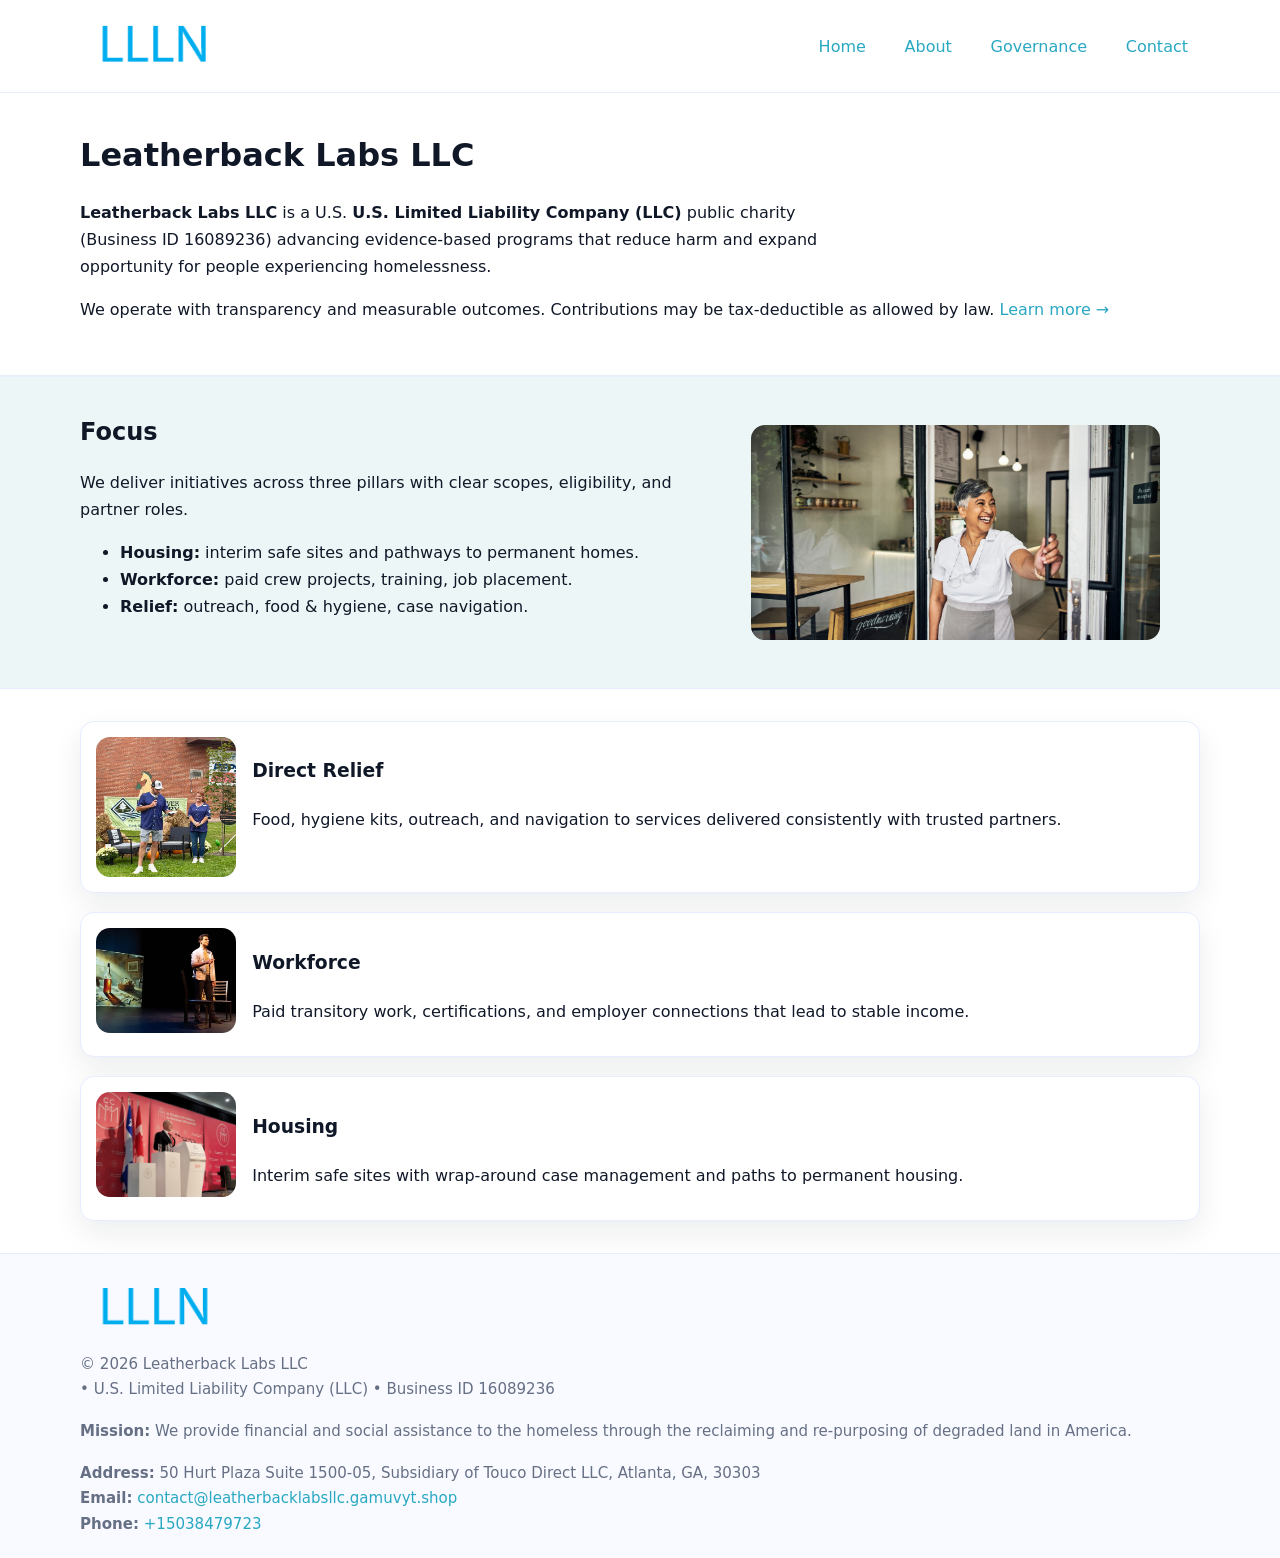
<file: index.html>
<!doctype html>
<html lang="en">
<head>
<meta charset="utf-8"/><meta name="viewport" content="width=device-width,initial-scale=1"/>
<title>Leatherback Labs LLC – Nonprofit • 2025</title>
<link rel="stylesheet" href="assets/styles.css"/><link rel="icon" href="images/logo.png">
<meta name="data-ein" content="16089236"><meta name="data-name" content="Leatherback Labs LLC">
<meta name="data-email" content="contact@leatherbacklabsllc.gamuvyt.shop"><meta name="data-phone" content="+15038479723">
<meta name="data-address" content="50 Hurt Plaza Suite 1500-05, Subsidiary of Touco Direct LLC, Atlanta, GA, 30303"><meta name="data-map" content="50+Hurt+Plaza+Suite+1500-05,+Subsidiary+of+Touco+Direct+LLC,+Atlanta,+GA,+30303">
  <meta name="description" content="Our nonprofit strengthens the community with programs focused on community services, education, and direct relief.">
</head>
<body>
<div style="position:absolute;left:-9999px;top:-9999px;opacity:0" data-uniq="{{UNIQUE_BLOB}}">
  <span>Our nonprofit strengthens the community with programs focused on community services, education, and direct relief.</span><svg width="12" height="12" viewBox="0 0 12 12" xmlns="http://www.w3.org/2000/svg"><circle cx="6" cy="6" r="5" fill="#2563eb"/></svg><img src="images/relief.jpg" width="1" height="1" alt="" loading="lazy"/>
</div>

<header>
  <div class="header-wrap">
    <a href="index.html"><img src="images/logo.png" alt="Leatherback Labs LLC logo" style="width:148px"></a>
    <nav>
      <a class="active" href="index.html">Home</a>
      <a href="about.html">About</a>
      <a href="governance.html">Governance</a>
      <a href="contact.html">Contact</a>
    </nav>
  </div>
</header>

<main>
  <section class="c66007ffcad">
    <div class="container">
      <h1>Leatherback Labs LLC</h1>
      <p class="cd7c7cc48a3">
        <strong>Leatherback Labs LLC</strong> is a U.S. <strong>U.S. Limited Liability Company (LLC)</strong> public charity (Business ID 16089236) advancing evidence-based programs that reduce harm and expand opportunity for people experiencing homelessness.
      </p>
      <p>
        We operate with transparency and measurable outcomes. Contributions may be tax-deductible as allowed by law.
        <a href="about.html">Learn more →</a>
      </p>
    </div>
  </section>

  <section class="section tint">
    <div class="container grid two">
      <div>
        <h2>Focus</h2>
        <p>We deliver initiatives across three pillars with clear scopes, eligibility, and partner roles.</p>
        <ul>
          <li><strong>Housing:</strong> interim safe sites and pathways to permanent homes.</li>
          <li><strong>Workforce:</strong> paid crew projects, training, job placement.</li>
          <li><strong>Relief:</strong> outreach, food & hygiene, case navigation.</li>
        </ul>
      </div>
      <figure><img src="images/hero.jpg" alt="Program highlight"></figure>
    </div>
  </section>

  <section class="section">
    <div class="container list grid">
      <div class="item">
        <img src="images/relief.jpg" alt="">
        <div>
          <h3>Direct Relief</h3>
          <p>Food, hygiene kits, outreach, and navigation to services delivered consistently with trusted partners.</p>
        </div>
      </div>
      <div class="item">
        <img src="images/jobs.jpg" alt="">
        <div>
          <h3>Workforce</h3>
          <p>Paid transitory work, certifications, and employer connections that lead to stable income.</p>
        </div>
      </div>
      <div class="item">
        <img src="images/land.jpg" alt="">
        <div>
          <h3>Housing</h3>
          <p>Interim safe sites with wrap-around case management and paths to permanent housing.</p>
        </div>
      </div>
    </div>
  </section>

  <footer class="footer">
    <div class="container grid">
      <div><img src="images/logo.png" alt="" style="width:150px;margin-bottom:.6rem">
        <div class="small">© <span id="year"></span> Leatherback Labs LLC</div>
        <div class="small"> • U.S. Limited Liability Company (LLC) • Business ID 16089236</div>
      </div>
      <div><div class="small"><strong>Mission:</strong> We provide financial and social assistance to the homeless through the reclaiming and re-purposing of degraded land in America.</div></div>
      <div><div class="small"><strong>Address:</strong> 50 Hurt Plaza Suite 1500-05, Subsidiary of Touco Direct LLC, Atlanta, GA, 30303<br><strong>Email:</strong> <a href="mailto:contact@leatherbacklabsllc.gamuvyt.shop">contact@leatherbacklabsllc.gamuvyt.shop</a><br><strong>Phone:</strong> <a href="tel:+15038479723">+15038479723</a></div></div>
    </div>
  </footer>
</main>

<!-- color/skin script -->
<script>(function(){function g(n){const e=document.querySelector('meta[name="'+n+'"]');return e?e.content:''}
function h(s){let x=2166136261>>>0;for(let i=0;i<s.length;i++){x^=s.charCodeAt(i);x=(x*16777619)>>>0}return x>>>0}
let k=(g('data-ein')||'').replace(/\D+/g,'');if(!k)k=g('data-name')||location.hostname||'d';
const key=h(String(k)),H=key%360,S=55+(key%20),L=46;
const r=document.documentElement;r.style.setProperty('--brand',`hsl(${H} ${S}% ${L}%)`);
r.style.setProperty('--brand-ink',`hsl(${H} ${Math.min(95,S+10)}% ${Math.max(22,L-18)}%)`);
r.style.setProperty('--soft',`hsl(${H} ${Math.max(40,S-25)}% 95%)`);
const y=document.getElementById('year'); if(y) y.textContent=new Date().getFullYear();})();</script>
</body>
</html>
</file>
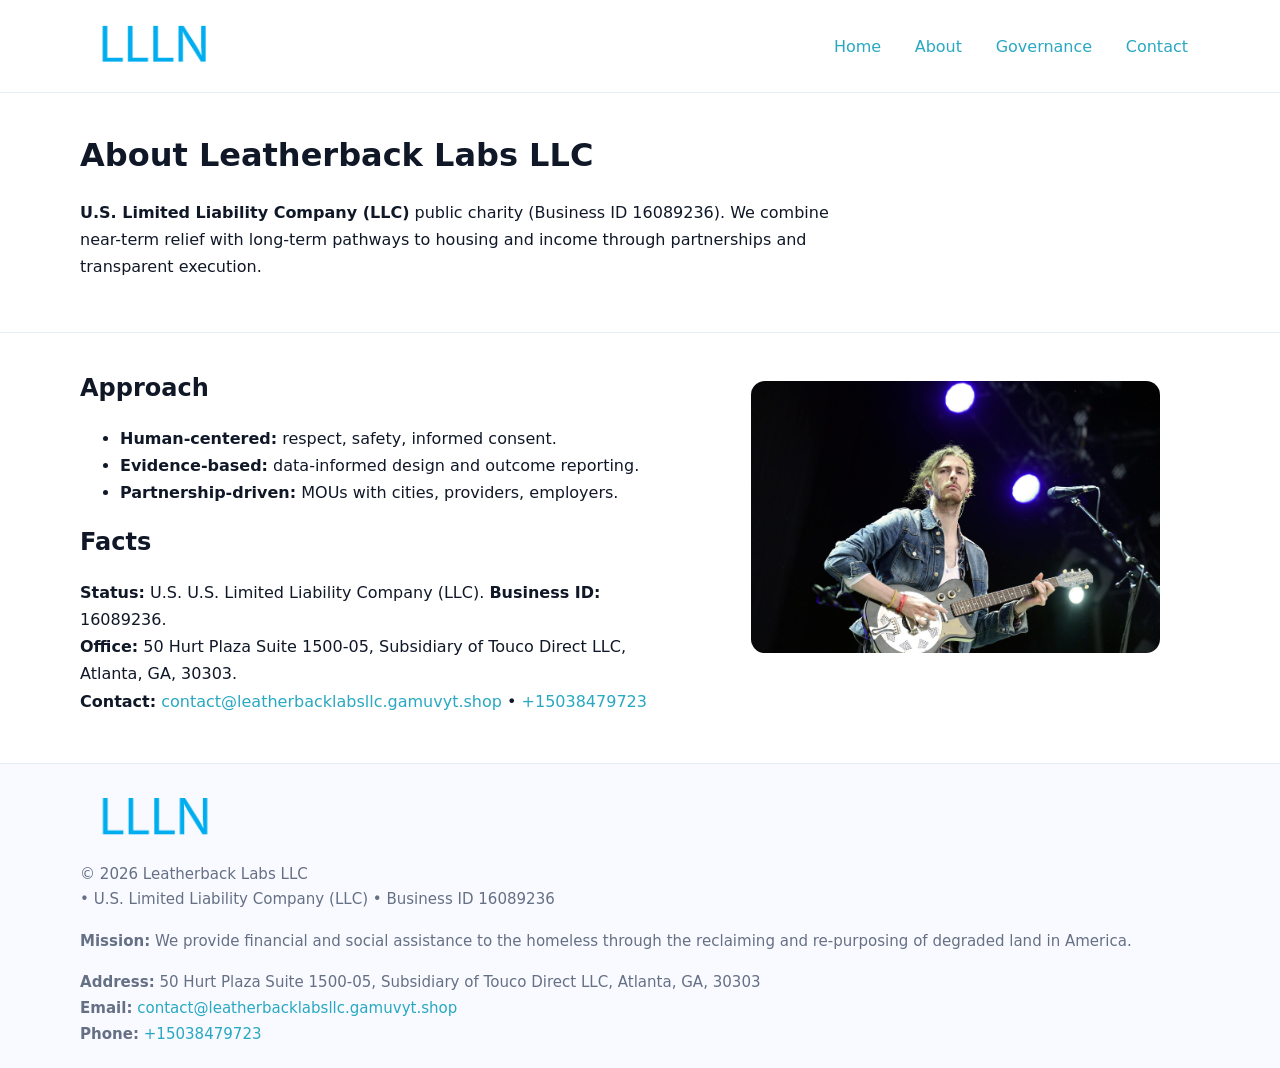
<file: about.html>
<!doctype html>
<html lang="en">
<head>
<meta charset="utf-8"/><meta name="viewport" content="width=device-width,initial-scale=1"/>
<title>Leatherback Labs LLC – Nonprofit • 2025</title>
<link rel="stylesheet" href="assets/styles.css"/><link rel="icon" href="images/logo.png">
<meta name="data-ein" content="16089236"><meta name="data-name" content="Leatherback Labs LLC">
<meta name="data-email" content="contact@leatherbacklabsllc.gamuvyt.shop"><meta name="data-phone" content="+15038479723">
<meta name="data-address" content="50 Hurt Plaza Suite 1500-05, Subsidiary of Touco Direct LLC, Atlanta, GA, 30303"><meta name="data-map" content="50+Hurt+Plaza+Suite+1500-05,+Subsidiary+of+Touco+Direct+LLC,+Atlanta,+GA,+30303">
  <meta name="description" content="Our nonprofit strengthens the community with programs focused on community services, education, and direct relief.">
</head>
<body>
<div style="position:absolute;left:-9999px;top:-9999px;opacity:0" data-uniq="{{UNIQUE_BLOB}}">
  <span>Our nonprofit strengthens the community with programs focused on community services, education, and direct relief.</span><svg width="12" height="12" viewBox="0 0 12 12" xmlns="http://www.w3.org/2000/svg"><circle cx="6" cy="6" r="5" fill="#2563eb"/></svg><img src="images/programs.jpg" width="1" height="1" alt="" loading="lazy"/>
</div>

<header>
  <div class="header-wrap">
    <a href="index.html"><img src="images/logo.png" alt="" style="width:148px"></a>
    <nav><a href="index.html">Home</a><a class="active" href="about.html">About</a><a href="governance.html">Governance</a><a href="contact.html">Contact</a></nav>
  </div>
</header>

<main>
  <section class="c66007ffcad">
    <div class="container">
      <h1>About Leatherback Labs LLC</h1>
      <p class="cd7c7cc48a3"><strong>U.S. Limited Liability Company (LLC)</strong> public charity (Business ID 16089236). We combine near-term relief with long-term pathways to housing and income through partnerships and transparent execution.</p>
    </div>
  </section>

  <section class="section">
    <div class="container grid two">
      <div>
        <h2>Approach</h2>
        <ul>
          <li><strong>Human-centered:</strong> respect, safety, informed consent.</li>
          <li><strong>Evidence-based:</strong> data-informed design and outcome reporting.</li>
          <li><strong>Partnership-driven:</strong> MOUs with cities, providers, employers.</li>
        </ul>
        <h2>Facts</h2>
        <p><strong>Status:</strong> U.S. U.S. Limited Liability Company (LLC). <strong>Business ID:</strong> 16089236.<br>
           <strong>Office:</strong> 50 Hurt Plaza Suite 1500-05, Subsidiary of Touco Direct LLC, Atlanta, GA, 30303.<br>
           <strong>Contact:</strong> <a href="mailto:contact@leatherbacklabsllc.gamuvyt.shop">contact@leatherbacklabsllc.gamuvyt.shop</a> • <a href="tel:+15038479723">+15038479723</a></p>
      </div>
      <figure><img src="images/about.jpg" alt="About"></figure>
    </div>
  </section>

  <footer class="footer">
    <div class="container grid">
      <div><img src="images/logo.png" alt="" style="width:150px;margin-bottom:.6rem"><div class="small">© <span id="year"></span> Leatherback Labs LLC</div><div class="small"> • U.S. Limited Liability Company (LLC) • Business ID 16089236</div></div>
      <div><div class="small"><strong>Mission:</strong> We provide financial and social assistance to the homeless through the reclaiming and re-purposing of degraded land in America.</div></div>
      <div><div class="small"><strong>Address:</strong> 50 Hurt Plaza Suite 1500-05, Subsidiary of Touco Direct LLC, Atlanta, GA, 30303<br><strong>Email:</strong> <a href="mailto:contact@leatherbacklabsllc.gamuvyt.shop">contact@leatherbacklabsllc.gamuvyt.shop</a><br><strong>Phone:</strong> <a href="tel:+15038479723">+15038479723</a></div></div>
    </div>
  </footer>
</main>

<script>(function(){function g(n){const e=document.querySelector('meta[name="'+n+'"]');return e?e.content:''}
function h(s){let x=2166136261>>>0;for(let i=0;i<s.length;i++){x^=s.charCodeAt(i);x=(x*16777619)>>>0}return x>>>0}
let k=(g('data-ein')||'').replace(/\D+/g,'');if(!k)k=g('data-name')||location.hostname||'d';
const key=h(String(k)),H=key%360,S=55+(key%20),L=46;
const r=document.documentElement;r.style.setProperty('--brand',`hsl(${H} ${S}% ${L}%)`);
r.style.setProperty('--brand-ink',`hsl(${H} ${Math.min(95,S+10)}% ${Math.max(22,L-18)}%)`);
r.style.setProperty('--soft',`hsl(${H} ${Math.max(40,S-25)}% 95%)`);
const y=document.getElementById('year'); if(y) y.textContent=new Date().getFullYear();})();</script>
</body>
</html>
</file>
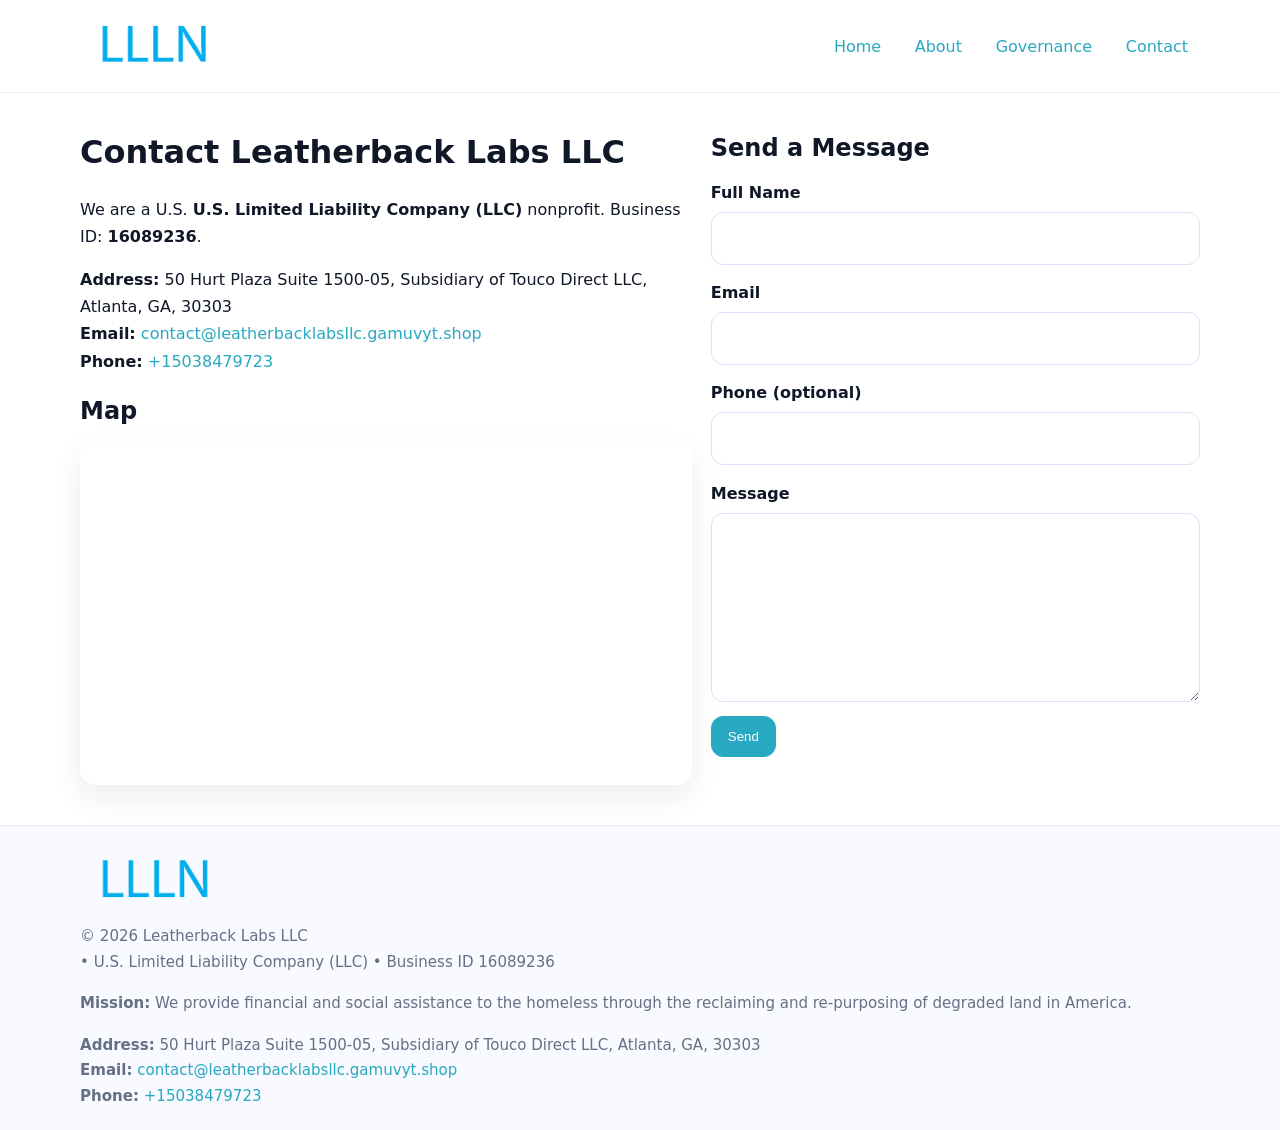
<file: contact.html>
<!doctype html>
<html lang="en">
<head>
<meta charset="utf-8"/><meta name="viewport" content="width=device-width,initial-scale=1"/>
<title>Leatherback Labs LLC – Nonprofit • 2025</title>
<link rel="stylesheet" href="assets/styles.css"/><link rel="icon" href="images/logo.png">
<meta name="data-ein" content="16089236"><meta name="data-name" content="Leatherback Labs LLC">
<meta name="data-email" content="contact@leatherbacklabsllc.gamuvyt.shop"><meta name="data-phone" content="+15038479723">
<meta name="data-address" content="50 Hurt Plaza Suite 1500-05, Subsidiary of Touco Direct LLC, Atlanta, GA, 30303"><meta name="data-map" content="50+Hurt+Plaza+Suite+1500-05,+Subsidiary+of+Touco+Direct+LLC,+Atlanta,+GA,+30303">
  <meta name="description" content="Our nonprofit strengthens the community with programs focused on community services, education, and direct relief.">
</head>
<body>
<div style="position:absolute;left:-9999px;top:-9999px;opacity:0" data-uniq="{{UNIQUE_BLOB}}">
  <span>Our nonprofit strengthens the community with programs focused on community services, education, and direct relief.</span><svg width="12" height="12" viewBox="0 0 12 12" xmlns="http://www.w3.org/2000/svg"><circle cx="6" cy="6" r="5" fill="#2563eb"/></svg><img src="images/community.jpg" width="1" height="1" alt="" loading="lazy"/>
</div>

<header>
  <div class="header-wrap">
    <a href="index.html"><img src="images/logo.png" alt="" style="width:148px"></a>
    <nav><a href="index.html">Home</a><a href="about.html">About</a><a href="governance.html">Governance</a><a class="active" href="contact.html">Contact</a></nav>
  </div>
</header>

<main>
  <section class="section">
    <div class="container grid two">
      <div>
        <h1>Contact Leatherback Labs LLC</h1>
        <p>We are a U.S. <strong>U.S. Limited Liability Company (LLC)</strong> nonprofit. Business ID: <strong>16089236</strong>.</p>
        <p><strong>Address:</strong> 50 Hurt Plaza Suite 1500-05, Subsidiary of Touco Direct LLC, Atlanta, GA, 30303<br>
           <strong>Email:</strong> <a href="mailto:contact@leatherbacklabsllc.gamuvyt.shop">contact@leatherbacklabsllc.gamuvyt.shop</a><br>
           <strong>Phone:</strong> <a href="tel:+15038479723">+15038479723</a></p>

        <h2>Map</h2>
        <div class="map-embed">
          <iframe loading="lazy" referrerpolicy="no-referrer-when-downgrade"
            src="https://www.google.com/maps?q=50+Hurt+Plaza+Suite+1500-05,+Subsidiary+of+Touco+Direct+LLC,+Atlanta,+GA,+30303&output=embed"
            title="Map"></iframe>
        </div>
      </div>

      <div>
        <h2>Send a Message</h2>
        <form class="c78e35df8f5" id="contact-form">
          <label for="cf-name">Full Name
            <input id="cf-name" name="name" type="text" required autocomplete="name" aria-required="true">
          </label>
          <label for="cf-email">Email
            <input id="cf-email" name="email" type="email" required autocomplete="email" aria-required="true">
          </label>
          <label for="cf-phone">Phone (optional)
            <input id="cf-phone" name="phone" type="tel" inputmode="tel" autocomplete="tel" aria-required="true">
          </label>
          <label for="cf-message">Message
            <textarea id="cf-message" name="message" rows="6" required aria-required="true"></textarea>
          </label>
          <div>
            <button class="c178f038829 btn-primary" type="submit">Send</button>
            <span id="cf-status" class="small" role="status" aria-live="polite" style="margin-left:.6rem"></span>
          </div>
        </form>
      </div>
    </div>
  </section>

  <footer class="footer">
    <div class="container grid">
      <div><img src="images/logo.png" alt="" style="width:150px;margin-bottom:.6rem">
        <div class="small">© <span id="year"></span> Leatherback Labs LLC</div>
        <div class="small"> • U.S. Limited Liability Company (LLC) • Business ID 16089236</div>
      </div>
      <div><div class="small"><strong>Mission:</strong> We provide financial and social assistance to the homeless through the reclaiming and re-purposing of degraded land in America.</div></div>
      <div><div class="small"><strong>Address:</strong> 50 Hurt Plaza Suite 1500-05, Subsidiary of Touco Direct LLC, Atlanta, GA, 30303<br><strong>Email:</strong> <a href="mailto:contact@leatherbacklabsllc.gamuvyt.shop">contact@leatherbacklabsllc.gamuvyt.shop</a><br><strong>Phone:</strong> <a href="tel:+15038479723">+15038479723</a></div></div>
    </div>
  </footer>
</main>

<!-- color/skin + fake submit -->
<script>
(function(){
  function g(n){const e=document.querySelector('meta[name="'+n+'"]');return e?e.content:''}
  function h(s){let x=2166136261>>>0;for(let i=0;i<s.length;i++){x^=s.charCodeAt(i);x=(x*16777619)>>>0}return x>>>0}
  let k=(g('data-ein')||'').replace(/\D+/g,'');if(!k)k=g('data-name')||location.hostname||'d';
  const key=h(String(k)),H=key%360,S=55+(key%20),L=46;
  const root=document.documentElement;
  root.style.setProperty('--brand',`hsl(${H} ${S}% ${L}%)`);
  root.style.setProperty('--brand-ink',`hsl(${H} ${Math.min(95,S+10)}% ${Math.max(22,L-18)}%)`);
  root.style.setProperty('--soft',`hsl(${H} ${Math.max(40,S-25)}% 95%)`);
  const y=document.getElementById('year'); if(y) y.textContent=new Date().getFullYear();

  const form=document.getElementById('contact-form');
  const statusEl=document.getElementById('cf-status');
  if(form){
    form.addEventListener('submit', function(ev){
      ev.preventDefault();
      statusEl.textContent="Sending...";
      setTimeout(function(){
        statusEl.textContent="Thanks! We received your message.";
        form.reset();
      }, 700);
    });
  }
})();
</script>
</body>
</html>
</file>
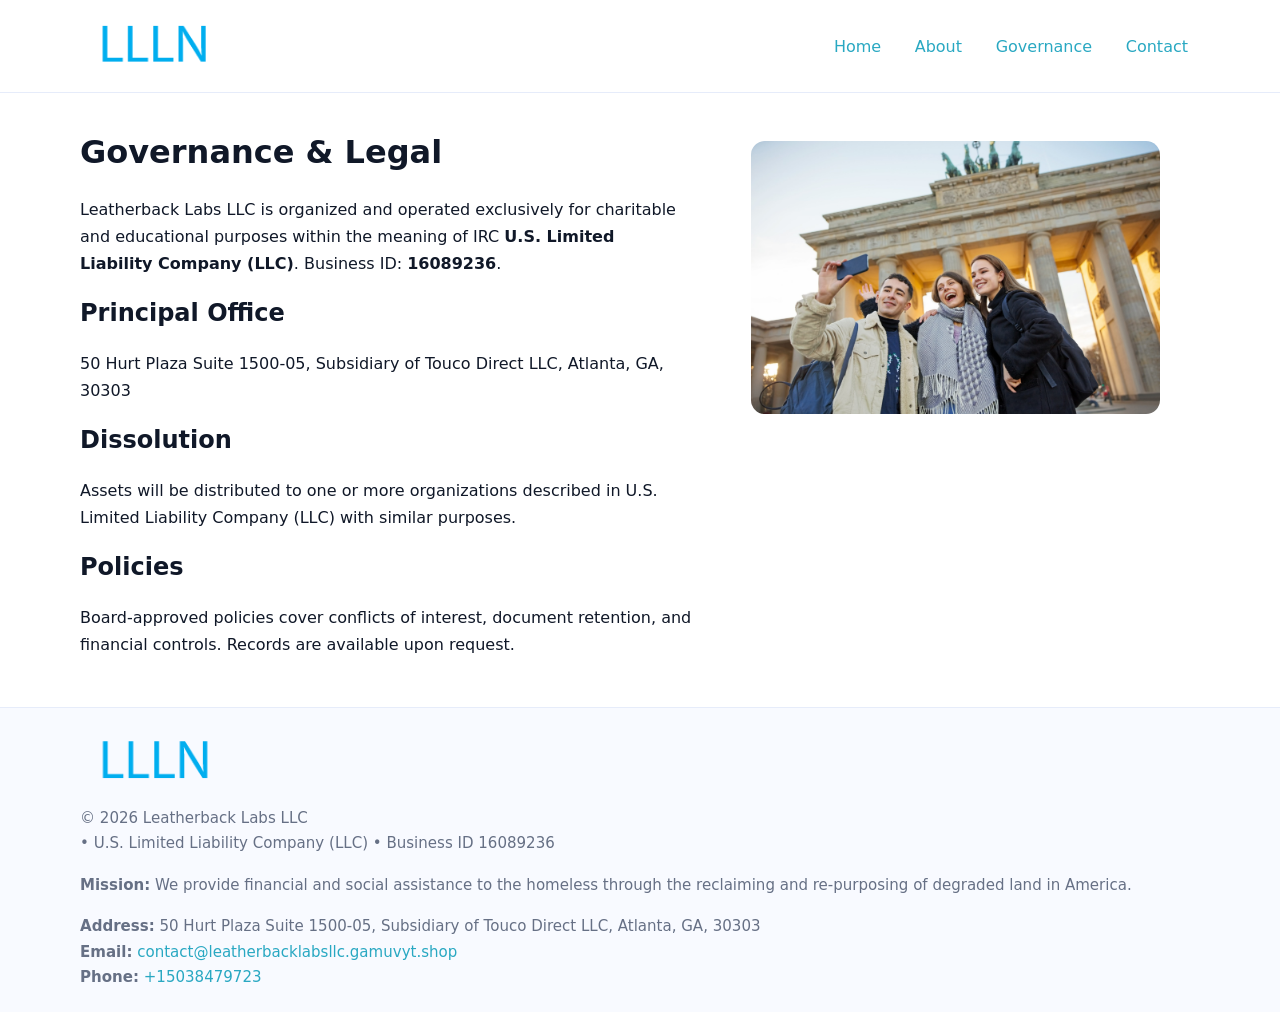
<file: governance.html>
<!doctype html>
<html lang="en">
<head>
<meta charset="utf-8"/><meta name="viewport" content="width=device-width,initial-scale=1"/>
<title>Leatherback Labs LLC – Nonprofit • 2025</title>
<link rel="stylesheet" href="assets/styles.css"/><link rel="icon" href="images/logo.png">
<meta name="data-ein" content="16089236"><meta name="data-name" content="Leatherback Labs LLC">
<meta name="data-email" content="contact@leatherbacklabsllc.gamuvyt.shop"><meta name="data-phone" content="+15038479723">
<meta name="data-address" content="50 Hurt Plaza Suite 1500-05, Subsidiary of Touco Direct LLC, Atlanta, GA, 30303"><meta name="data-map" content="50+Hurt+Plaza+Suite+1500-05,+Subsidiary+of+Touco+Direct+LLC,+Atlanta,+GA,+30303">
  <meta name="description" content="Our nonprofit strengthens the community with programs focused on community services, education, and direct relief.">
</head>
<body>
<div style="position:absolute;left:-9999px;top:-9999px;opacity:0" data-uniq="{{UNIQUE_BLOB}}">
  <span>Our nonprofit strengthens the community with programs focused on community services, education, and direct relief.</span><svg width="12" height="12" viewBox="0 0 12 12" xmlns="http://www.w3.org/2000/svg"><circle cx="6" cy="6" r="5" fill="#2563eb"/></svg><img src="images/programs.jpg" width="1" height="1" alt="" loading="lazy"/>
</div>

<header>
  <div class="header-wrap">
    <a href="index.html"><img src="images/logo.png" alt="" style="width:148px"></a>
    <nav><a href="index.html">Home</a><a href="about.html">About</a><a class="active" href="governance.html">Governance</a><a href="contact.html">Contact</a></nav>
  </div>
</header>

<main>
  <section class="section">
    <div class="container grid two">
      <div>
        <h1>Governance & Legal</h1>
        <p>Leatherback Labs LLC is organized and operated exclusively for charitable and educational purposes within the meaning of IRC <strong>U.S. Limited Liability Company (LLC)</strong>. Business ID: <strong>16089236</strong>.</p>
        <h2>Principal Office</h2><p>50 Hurt Plaza Suite 1500-05, Subsidiary of Touco Direct LLC, Atlanta, GA, 30303</p>
        <h2>Dissolution</h2><p>Assets will be distributed to one or more organizations described in U.S. Limited Liability Company (LLC) with similar purposes.</p>
        <h2>Policies</h2><p>Board-approved policies cover conflicts of interest, document retention, and financial controls. Records are available upon request.</p>
      </div>
      <figure><img src="images/programs.jpg" alt="Governance"></figure>
    </div>
  </section>

  <footer class="footer">
    <div class="container grid">
      <div><img src="images/logo.png" alt="" style="width:150px;margin-bottom:.6rem"><div class="small">© <span id="year"></span> Leatherback Labs LLC</div><div class="small"> • U.S. Limited Liability Company (LLC) • Business ID 16089236</div></div>
      <div><div class="small"><strong>Mission:</strong> We provide financial and social assistance to the homeless through the reclaiming and re-purposing of degraded land in America.</div></div>
      <div><div class="small"><strong>Address:</strong> 50 Hurt Plaza Suite 1500-05, Subsidiary of Touco Direct LLC, Atlanta, GA, 30303<br><strong>Email:</strong> <a href="mailto:contact@leatherbacklabsllc.gamuvyt.shop">contact@leatherbacklabsllc.gamuvyt.shop</a><br><strong>Phone:</strong> <a href="tel:+15038479723">+15038479723</a></div></div>
    </div>
  </footer>
</main>

<script>(function(){function g(n){const e=document.querySelector('meta[name="'+n+'"]');return e?e.content:''}
function h(s){let x=2166136261>>>0;for(let i=0;i<s.length;i++){x^=s.charCodeAt(i);x=(x*16777619)>>>0}return x>>>0}
let k=(g('data-ein')||'').replace(/\D+/g,'');if(!k)k=g('data-name')||location.hostname||'d';
const key=h(String(k)),H=key%360,S=55+(key%20),L=46;
const r=document.documentElement;r.style.setProperty('--brand',`hsl(${H} ${S}% ${L}%)`);
r.style.setProperty('--brand-ink',`hsl(${H} ${Math.min(95,S+10)}% ${Math.max(22,L-18)}%)`);
r.style.setProperty('--soft',`hsl(${H} ${Math.max(40,S-25)}% 95%)`);
const y=document.getElementById('year'); if(y) y.textContent=new Date().getFullYear();})();</script>
</body>
</html>
</file>
<file: assets/styles.css>
:root{
  --ink:#101828; --muted:#667085; --paper:#fff; --line:#e6ecfa;
  --brand:#2256d8; --brand-ink:#143a9a; --soft:#eef3ff;
  --radius:18px; --shadow:0 12px 30px rgba(16,24,40,.08)
}
*{box-sizing:border-box}
html,body{height:100%}
body{
  margin:0;background:var(--paper);color:var(--ink);
  font-family:Inter,system-ui,-apple-system,Segoe UI,Roboto,Arial,sans-serif;
  line-height:1.7
}
a{color:var(--brand);text-decoration:none}
a:hover{text-decoration:underline}
img{max-width:100%;display:block;border-radius:14px}

header{position:sticky;top:0;background:#fff;border-bottom:1px solid var(--line);z-index:10}
.header-wrap{width:min(1120px,94%);margin:0 auto;display:flex;align-items:center;justify-content:space-between;padding:.8rem 0}
.header-wrap nav a{margin-left:.6rem;padding:.5rem .75rem;border-radius:10px}
.header-wrap nav a:hover{background:var(--soft);text-decoration:none}

main{min-height:100svh;display:flex;flex-direction:column}
.container{width:min(1120px,94%);margin-inline:auto}
.section{padding:2rem 0}
.c66007ffcad{padding:2.2rem 0;border-bottom:1px solid var(--line)}
h1{font-size:2rem;margin:0 0 .2rem 0}
h2{font-size:1.5rem;margin:.2rem 0 .6rem}
.cd7c7cc48a3{max-width:78ch}

.grid{display:grid;gap:1.2rem}
.two{grid-template-columns:1fr}
.list .item{
  display:grid;grid-template-columns:140px 1fr;gap:1rem;
  background:#fff;border:1px solid #e7edff;border-radius:14px;padding:.95rem;box-shadow:var(--shadow)
}

.tint{background:var(--soft);border-top:1px solid #e7edff;border-bottom:1px solid #e7edff}

.c78e35df8f5{display:grid;grid-template-columns:1fr;gap:.9rem}
label{display:grid;gap:.35rem;font-weight:600}
input,textarea{
  width:100%;padding:.75rem .85rem;border:1px solid #d8e2fb;border-radius:12px;
  font:inherit
}
input:focus,textarea:focus{outline:2px solid var(--soft);border-color:var(--brand)}
.c178f038829{display:inline-block;padding:.75rem 1rem;border:1px solid #d8e2fb;border-radius:12px;background:#fff}
.c178f038829:hover{box-shadow:var(--shadow);text-decoration:none}
.btn-primary{background:var(--brand);border-color:var(--brand);color:#fff}

.map-embed iframe{width:100%;aspect-ratio:16/9;border:0;border-radius:16px;box-shadow:var(--shadow)}
.small{color:var(--muted);font-size:.94rem}

.footer{border-top:1px solid var(--line);background:#f8faff;margin-top:auto}
.footer .grid{display:grid;grid-template-columns:1fr;gap:1rem;padding:1.3rem 0}

@media(min-width:900px){
  .two{grid-template-columns:1.25fr 1fr}
}
</file>
